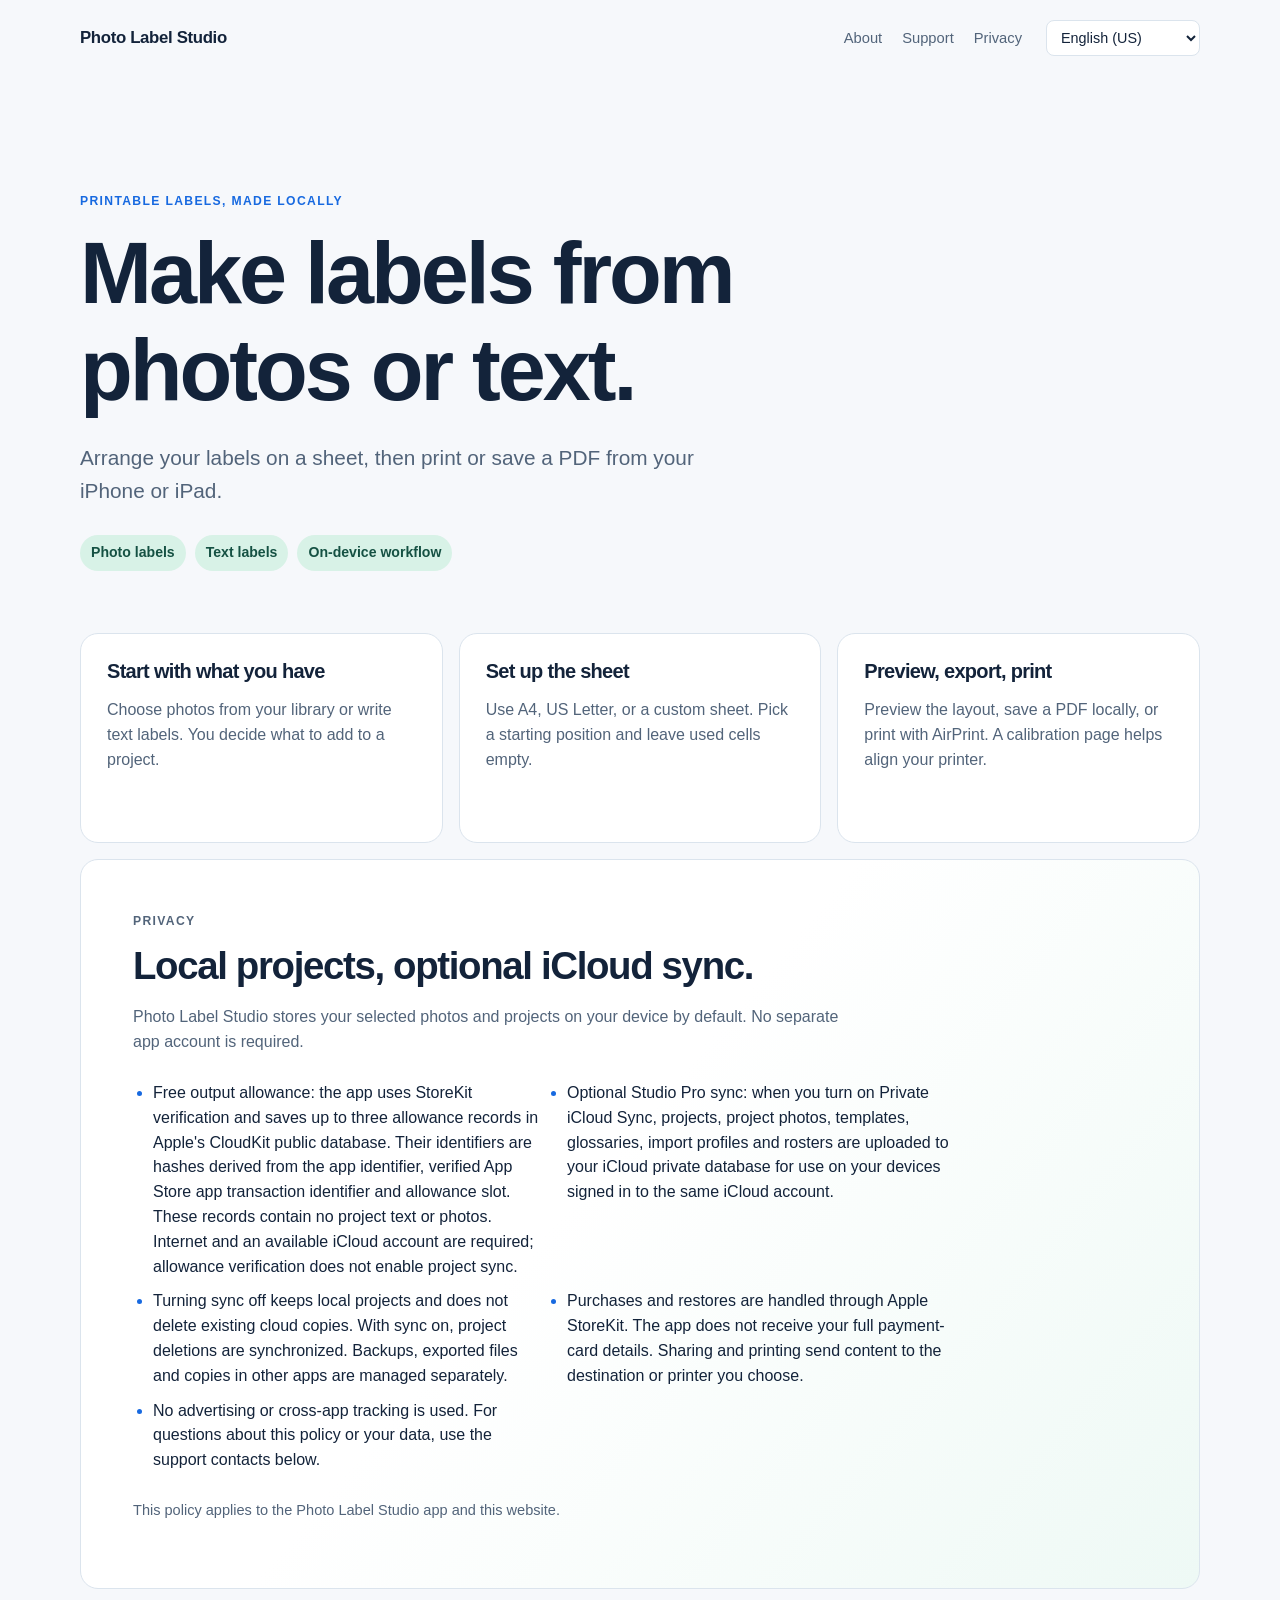
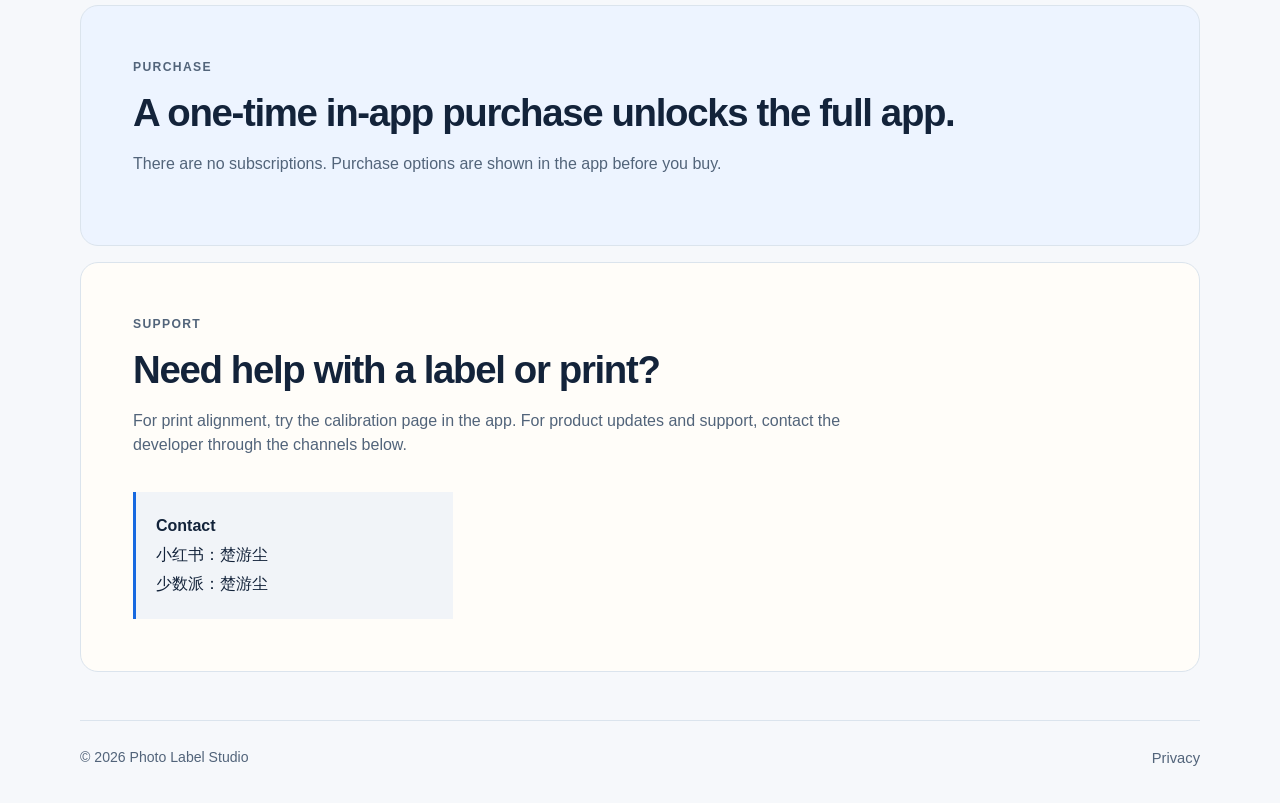
<file: index.html>
<!doctype html>
<html lang="en">
<head>
  <meta charset="utf-8">
  <meta name="viewport" content="width=device-width, initial-scale=1">
  <meta name="description" content="Photo Label Studio helps you make printable photo and text labels on your device.">
  <title>Photo Label Studio</title>
  <link rel="stylesheet" href="./styles.css">
</head>
<body>
  <header class="site-header">
    <a class="brand" href="./?lang=en-US#marketing" aria-label="Photo Label Studio home">Photo Label Studio</a>
    <nav aria-label="Primary navigation">
      <a data-nav="marketing" href="#marketing" data-i18n="navMarketing">About</a>
      <a data-nav="support" href="#support" data-i18n="navSupport">Support</a>
      <a data-nav="privacy" href="./privacy/" data-i18n="navPrivacy">Privacy</a>
    </nav>
    <label class="language-picker">
      <span class="sr-only" data-i18n="languageLabel">Language</span>
      <select id="language" aria-label="Language"></select>
    </label>
  </header>

  <main>
    <section id="marketing" class="hero" aria-labelledby="hero-title">
      <p class="eyebrow" data-i18n="eyebrow">PRINTABLE LABELS, MADE LOCALLY</p>
      <h1 id="hero-title" data-i18n="title">Make labels from photos or text.</h1>
      <p class="hero-copy" data-i18n="lead">Arrange your labels on a sheet, then print or save a PDF from your iPhone or iPad.</p>
      <div class="pills" aria-label="Product highlights">
        <span data-i18n="pillPhotos">Photo labels</span>
        <span data-i18n="pillText">Text labels</span>
        <span data-i18n="pillLocal">On-device workflow</span>
      </div>
    </section>

    <section class="feature-grid" aria-label="Features">
      <article>
        <h2 data-i18n="feature1Title">Start with what you have</h2>
        <p data-i18n="feature1Body">Choose photos from your library or write text labels. You decide what to add to a project.</p>
      </article>
      <article>
        <h2 data-i18n="feature2Title">Set up the sheet</h2>
        <p data-i18n="feature2Body">Use A4, US Letter, or a custom sheet. Pick a starting position and leave used cells empty.</p>
      </article>
      <article>
        <h2 data-i18n="feature3Title">Preview, export, print</h2>
        <p data-i18n="feature3Body">Preview the layout, save a PDF locally, or print with AirPrint. A calibration page helps align your printer.</p>
      </article>
    </section>

    <section id="privacy" class="panel privacy" aria-labelledby="privacy-title">
      <p class="eyebrow" data-i18n="privacyEyebrow">PRIVACY</p>
      <h2 id="privacy-title" data-i18n="privacyTitle">Local projects, optional iCloud sync.</h2>
      <p data-i18n="privacyIntro">Photo Label Studio stores your selected photos and projects on your device by default. No separate app account is required.</p>
      <ul id="privacy-facts">
        <li>Free output allowance: the app uses StoreKit verification and saves up to three allowance records in Apple's CloudKit public database. Their identifiers are hashes derived from the app identifier, verified App Store app transaction identifier and allowance slot. These records contain no project text or photos. Internet and an available iCloud account are required; allowance verification does not enable project sync.</li>
        <li>Optional Studio Pro sync: when you turn on Private iCloud Sync, projects, project photos, templates, glossaries, import profiles and rosters are uploaded to your iCloud private database for use on your devices signed in to the same iCloud account.</li>
        <li>Turning sync off keeps local projects and does not delete existing cloud copies. With sync on, project deletions are synchronized. Backups, exported files and copies in other apps are managed separately.</li>
        <li>Purchases and restores are handled through Apple StoreKit. The app does not receive your full payment-card details. Sharing and printing send content to the destination or printer you choose.</li>
        <li>No advertising or cross-app tracking is used. For questions about this policy or your data, use the support contacts below.</li>
      </ul>
      <p class="policy-note" data-i18n="policyNote">This policy applies to the Photo Label Studio app and this website.</p>
    </section>

    <section class="panel purchase" aria-labelledby="purchase-title">
      <p class="eyebrow" data-i18n="purchaseEyebrow">PURCHASE</p>
      <h2 id="purchase-title" data-i18n="purchaseTitle">A one-time in-app purchase unlocks the full app.</h2>
      <p data-i18n="purchaseBody">There are no subscriptions. Purchase options are shown in the app before you buy.</p>
    </section>

    <section id="support" class="panel support" aria-labelledby="support-title">
      <p class="eyebrow" data-i18n="supportEyebrow">SUPPORT</p>
      <h2 id="support-title" data-i18n="supportTitle">Need help with a label or print?</h2>
      <p data-i18n="supportBody">For print alignment, try the calibration page in the app. For product updates and support, contact the developer through the channels below.</p>
      <div class="contact-card">
        <p><strong data-i18n="contactLabel">Contact</strong></p>
        <p>小红书：楚游尘</p>
        <p>少数派：楚游尘</p>
      </div>
    </section>
  </main>

  <footer>
    <span>© <span id="year"></span> Photo Label Studio</span>
    <a data-nav="privacy" href="./privacy/" data-i18n="navPrivacy">Privacy</a>
  </footer>

  <script src="./app.js"></script>
</body>
</html>
</file>
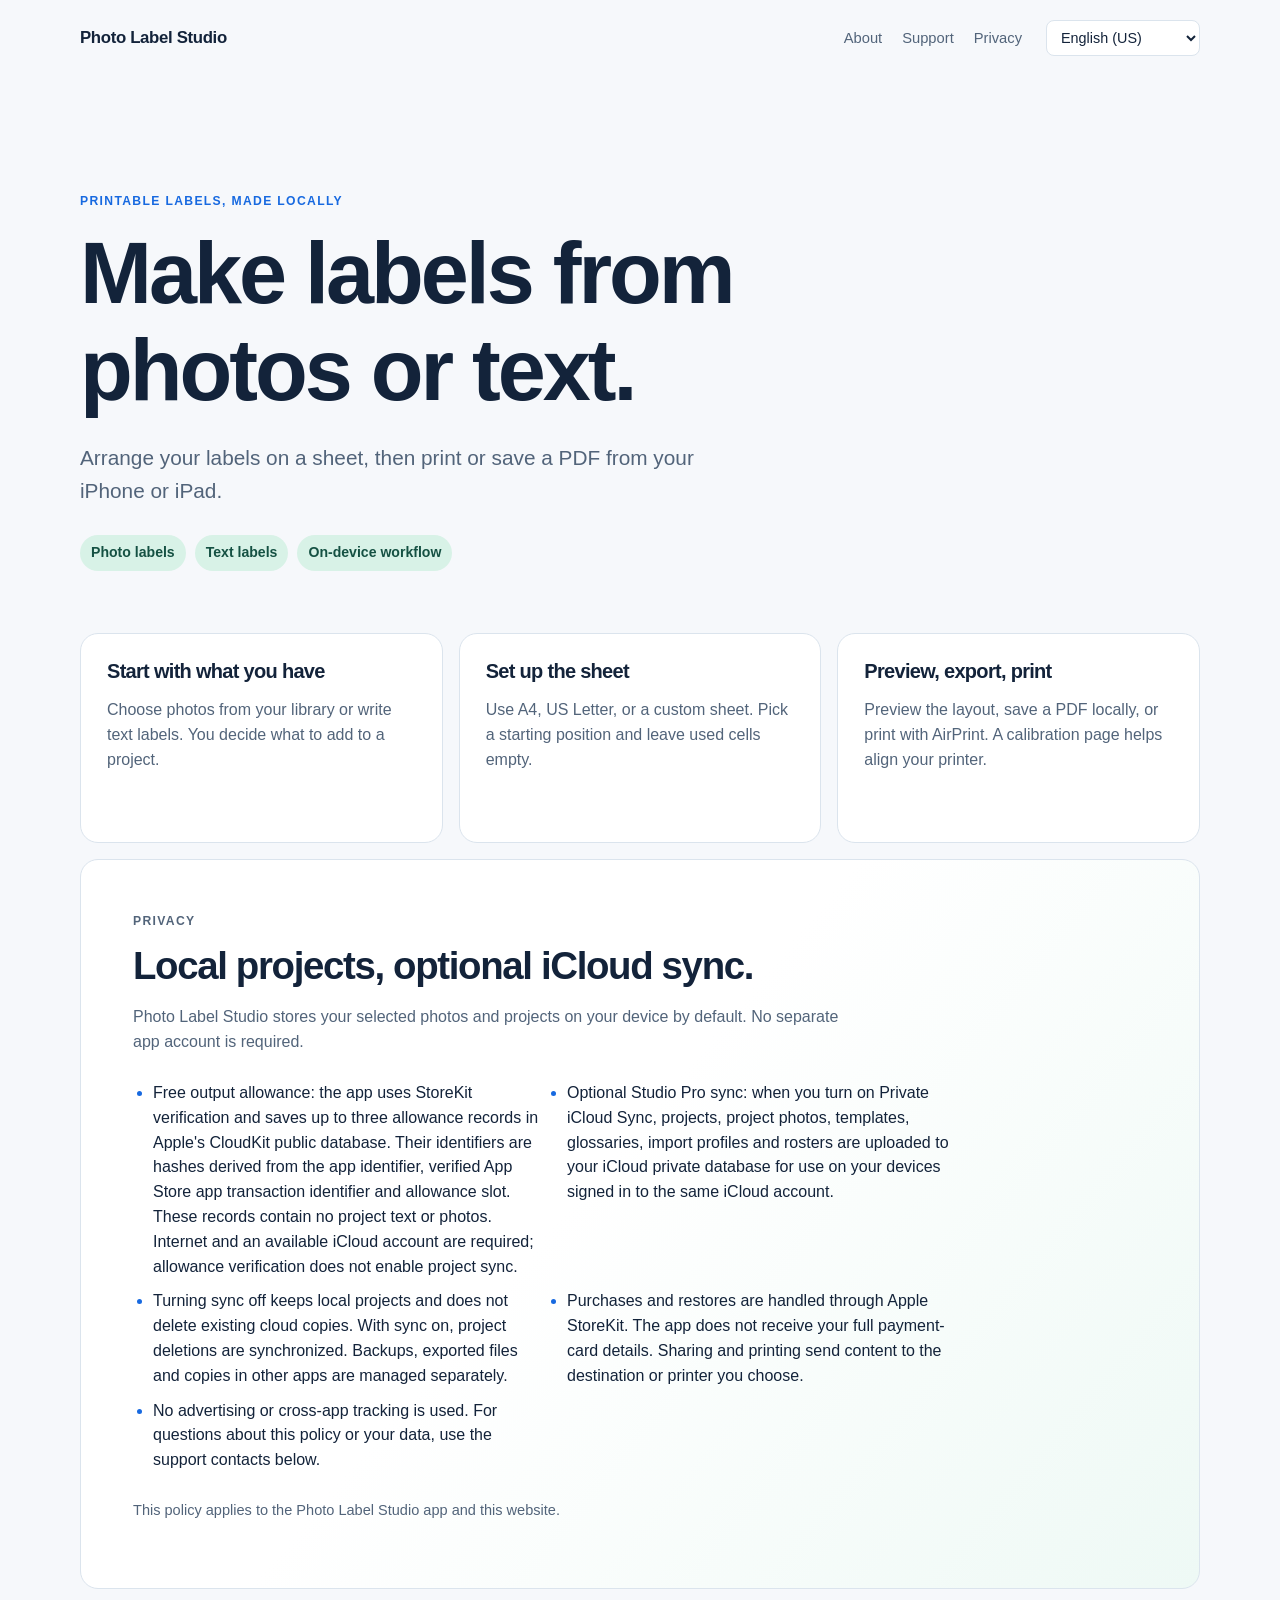
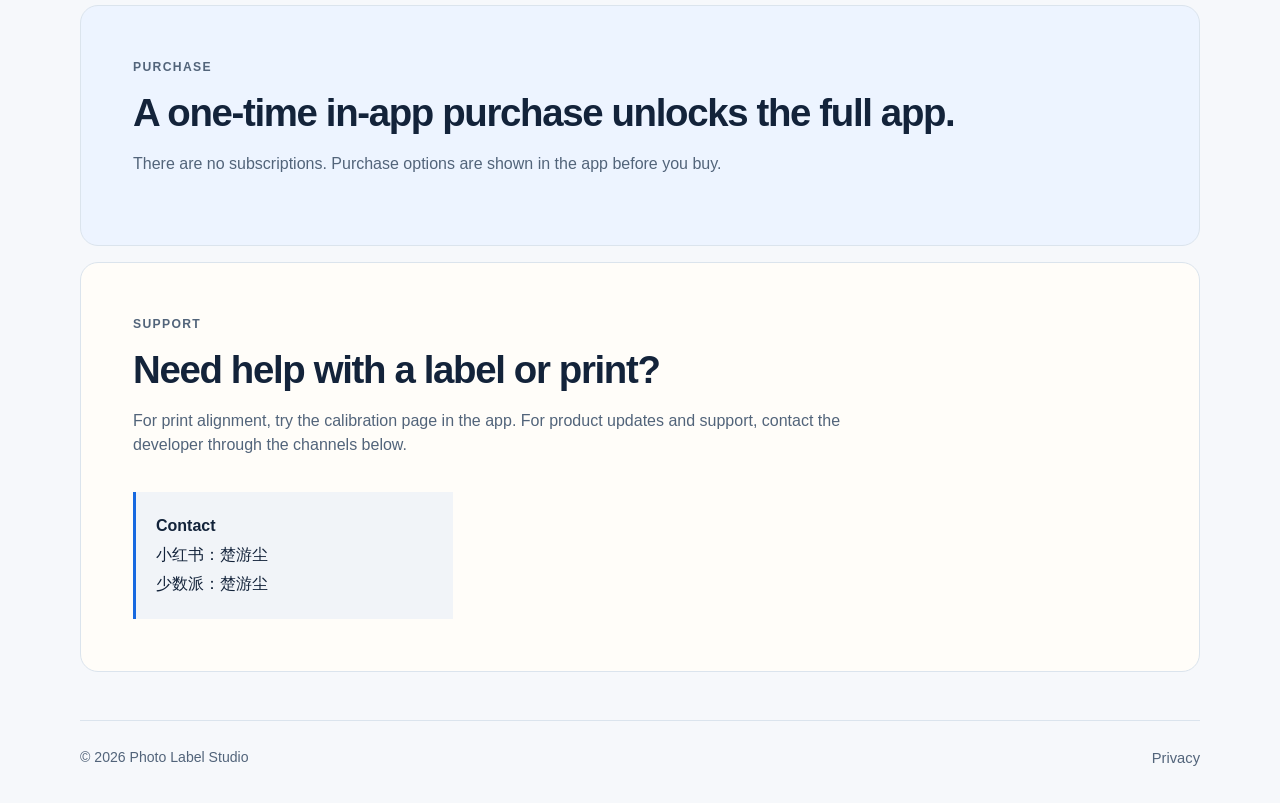
<file: privacy/index.html>
<!doctype html>
<html lang="en">
<head>
  <meta charset="utf-8">
  <meta name="viewport" content="width=device-width, initial-scale=1">
  <meta name="robots" content="index,follow">
  <title>Privacy Policy · Photo Label Studio</title>
  <script>
    (function () {
      var query = window.location.search || "";
      window.location.replace("../" + query + "#privacy");
    }());
  </script>
</head>
<body>
  <p><a href="../#privacy">Read the Photo Label Studio Privacy Policy</a></p>
</body>
</html>
</file>
<file: styles.css>
:root { color-scheme: light; --ink: #13233a; --muted: #52647a; --paper: #f6f8fb; --line: #dbe4ed; --blue: #1769e0; --mint: #d8f2e7; --white: #fff; }
* { box-sizing: border-box; }
html { scroll-behavior: smooth; }
body { margin: 0; background: var(--paper); color: var(--ink); font-family: -apple-system, BlinkMacSystemFont, "Segoe UI", sans-serif; line-height: 1.55; }
a { color: inherit; }
.site-header { width: min(1120px, calc(100% - 40px)); min-height: 76px; margin: 0 auto; display: flex; align-items: center; gap: 24px; }
.brand { color: var(--ink); font-size: 1.05rem; font-weight: 760; text-decoration: none; letter-spacing: -.02em; white-space: nowrap; }
nav { display: flex; gap: 20px; margin-left: auto; }
nav a, footer a { color: var(--muted); font-size: .92rem; text-decoration: none; }
nav a:hover, nav a:focus-visible, footer a:hover, footer a:focus-visible { color: var(--blue); text-decoration: underline; }
.language-picker select { max-width: 154px; border: 1px solid var(--line); border-radius: 8px; padding: 8px 30px 8px 10px; color: var(--ink); background: var(--white); font: inherit; font-size: .9rem; }
main { width: min(1120px, calc(100% - 40px)); margin: 0 auto 48px; }
.hero { padding: clamp(54px, 10vw, 116px) 0 62px; max-width: 760px; }
.eyebrow { margin: 0 0 14px; color: var(--blue); font-weight: 760; font-size: .76rem; letter-spacing: .11em; }
h1, h2 { margin: 0; color: var(--ink); line-height: 1.12; letter-spacing: -.035em; }
h1 { font-size: clamp(2.65rem, 7vw, 5.4rem); max-width: 720px; }
h2 { font-size: clamp(1.55rem, 3vw, 2.55rem); }
.hero-copy { max-width: 620px; margin: 24px 0 0; color: var(--muted); font-size: clamp(1.05rem, 2vw, 1.3rem); }
.pills { display: flex; flex-wrap: wrap; gap: 9px; margin-top: 28px; }
.pills span { padding: 7px 11px; border-radius: 999px; color: #155143; background: var(--mint); font-size: .88rem; font-weight: 650; }
.feature-grid { display: grid; grid-template-columns: repeat(3, 1fr); gap: 16px; margin-bottom: 16px; }
.feature-grid article, .panel { border: 1px solid var(--line); border-radius: 18px; background: var(--white); }
.feature-grid article { padding: 26px; min-height: 210px; }
.feature-grid h2 { font-size: 1.25rem; }
.feature-grid p, .panel > p { color: var(--muted); }
.panel { margin-top: 16px; padding: clamp(28px, 5vw, 52px); scroll-margin-top: 20px; }
.panel h2 + p { max-width: 730px; margin-top: 18px; }
.privacy { background: linear-gradient(130deg, #fff 45%, #eef9f5); }
#privacy-facts { display: grid; grid-template-columns: repeat(2, minmax(0, 1fr)); gap: 10px 28px; max-width: 820px; margin: 26px 0; padding-left: 20px; color: var(--ink); }
#privacy-facts li::marker { color: var(--blue); }
.policy-note { font-size: .91rem; }
.purchase { background: #edf4ff; }
.support { background: #fffdf9; }
.contact-card { display: inline-block; min-width: min(100%, 320px); margin-top: 18px; padding: 18px 20px; border-left: 3px solid var(--blue); background: rgba(23, 105, 224, .06); }
.contact-card p { margin: 4px 0; }
footer { width: min(1120px, calc(100% - 40px)); margin: 0 auto; padding: 26px 0 34px; display: flex; justify-content: space-between; gap: 16px; color: var(--muted); border-top: 1px solid var(--line); font-size: .88rem; }
.sr-only { position: absolute; width: 1px; height: 1px; padding: 0; margin: -1px; overflow: hidden; clip: rect(0, 0, 0, 0); white-space: nowrap; border: 0; }
@media (max-width: 690px) { .site-header { min-height: 0; padding: 18px 0; flex-wrap: wrap; gap: 12px; } nav { order: 3; width: 100%; margin-left: 0; } .language-picker { margin-left: auto; } .feature-grid, #privacy-facts { grid-template-columns: 1fr; } .feature-grid article { min-height: 0; } }
@media (max-width: 390px) { main, .site-header, footer { width: min(100% - 28px, 1120px); } nav { gap: 14px; } .brand { font-size: .96rem; } }
</file>
